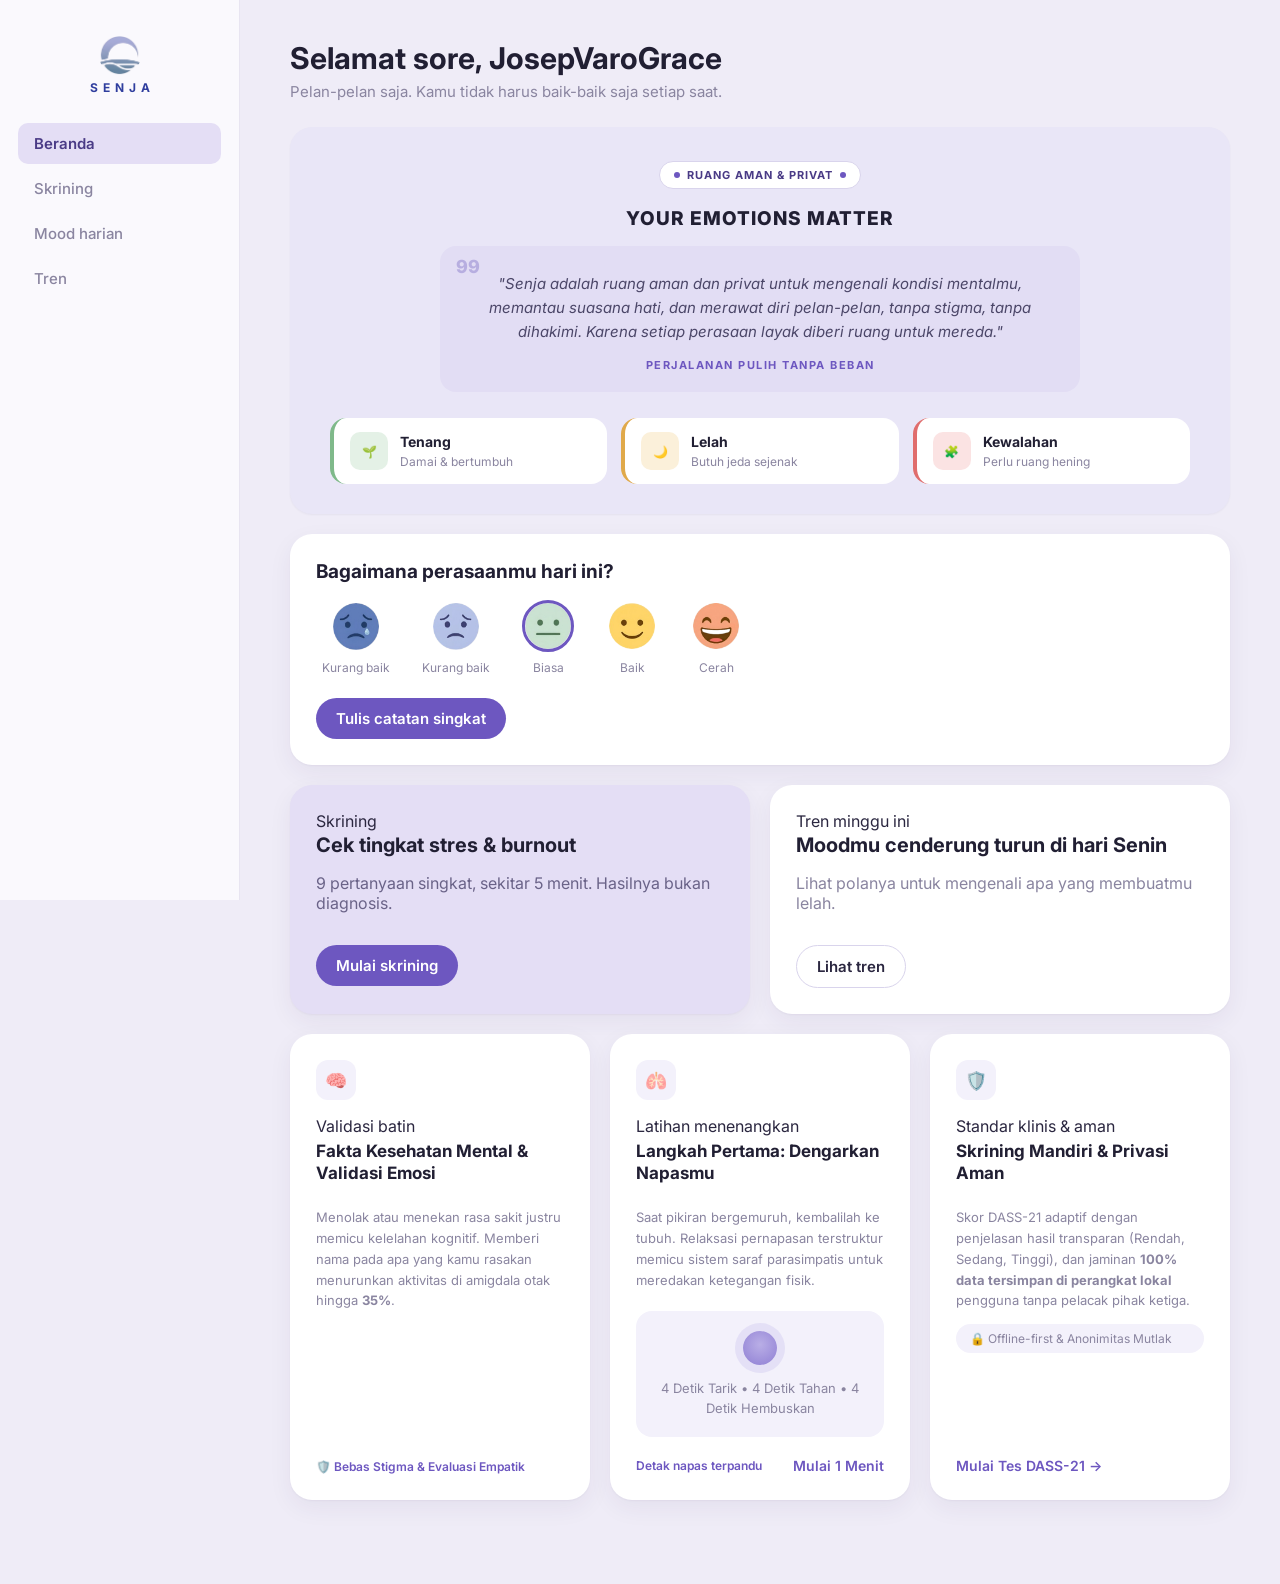
<file: index.html>
<!DOCTYPE html>
<html lang="id">
<head>
  <meta charset="UTF-8" />
  <meta name="viewport" content="width=device-width, initial-scale=1.0" />
  <title>SENJA — Beranda</title>
  <link rel="preconnect" href="https://fonts.googleapis.com" />
  <link rel="preconnect" href="https://fonts.gstatic.com" crossorigin />
  <link href="https://fonts.googleapis.com/css2?family=Inter:wght@400;500;600;700;800&display=swap" rel="stylesheet" />
  <link rel="stylesheet" href="css/theme.css" />
  <link rel="stylesheet" href="css/home.css" />
</head>
<body data-page="beranda">
  <div class="app">
    <!-- Sidebar -->
    <aside class="sidebar">
      <div class="brand">
        <img class="logo" src="assets/logo.png" alt="Logo SENJA" />
        <span class="brand-name">SENJA</span>
      </div>

      <nav class="nav">
        <a href="index.html" data-nav="beranda">Beranda</a>
        <a href="skrining.html" data-nav="skrining">Skrining</a>
        <a href="mood.html" data-nav="mood">Mood harian</a>
        <a href="tren.html" data-nav="tren">Tren</a>
      </nav>
    </aside>

    <main class="main">
      <div class="main-inner">
        <header class="page-head">
          <h1>Selamat sore, JosepVaroGrace</h1>
          <p>Pelan-pelan saja. Kamu tidak harus baik-baik saja setiap saat.</p>
        </header>

        <section class="card hero">
          <div class="badge"><span class="dot"></span> Ruang Aman &amp; Privat <span class="dot"></span></div>
          <h2 class="hero-title">YOUR EMOTIONS MATTER</h2>
          <blockquote class="quote">
            <span class="quote-mark">99</span>
            <p>"Senja adalah ruang aman dan privat untuk mengenali kondisi mentalmu, memantau
              suasana hati, dan merawat diri pelan-pelan, tanpa stigma, tanpa dihakimi. Karena setiap
              perasaan layak diberi ruang untuk mereda."</p>
            <div class="quote-foot">Perjalanan pulih tanpa beban</div>
          </blockquote>

          <div class="status-cards">
            <div class="status-card calm">
              <span class="status-ico">🌱</span>
              <div><strong>Tenang</strong><span>Damai & bertumbuh</span></div>
            </div>
            <div class="status-card tired">
              <span class="status-ico">🌙</span>
              <div><strong>Lelah</strong><span>Butuh jeda sejenak</span></div>
            </div>
            <div class="status-card over">
              <span class="status-ico">🧩</span>
              <div><strong>Kewalahan</strong><span>Perlu ruang hening</span></div>
            </div>
          </div>
        </section>

        <section class="card mood-picker-card">
          <h2>Bagaimana perasaanmu hari ini?</h2>
          <div class="moods" id="homeMoods">
            <button class="mood" data-mood="kurang"><span class="face m1"></span><span class="label">Kurang baik</span></button>
            <button class="mood" data-mood="kurang"><span class="face m2"></span><span class="label">Kurang baik</span></button>
            <button class="mood active" data-mood="biasa"><span class="face m3"></span><span class="label">Biasa</span></button>
            <button class="mood" data-mood="baik"><span class="face m4"></span><span class="label">Baik</span></button>
            <button class="mood" data-mood="cerah"><span class="face m5"></span><span class="label">Cerah</span></button>
          </div>
          <a href="mood.html" class="btn btn-primary" style="margin-top:22px">Tulis catatan singkat</a>
        </section>

        <section class="grid-2 promos">
          <div class="card promo-soft">
            <div class="eyebrow">Skrining</div>
            <h3>Cek tingkat stres & burnout</h3>
            <p class="muted">9 pertanyaan singkat, sekitar 5 menit. Hasilnya bukan diagnosis.</p>
            <a href="skrining.html" class="btn btn-primary">Mulai skrining</a>
          </div>
          <div class="card">
            <div class="eyebrow">Tren minggu ini</div>
            <h3>Moodmu cenderung turun di hari Senin</h3>
            <p class="muted">Lihat polanya untuk mengenali apa yang membuatmu lelah.</p>
            <a href="tren.html" class="btn btn-ghost">Lihat tren</a>
          </div>
        </section>

        <section class="grid-3 info-cards">
          <article class="card info-card">
            <span class="info-ico">🧠</span>
            <div class="eyebrow">Validasi batin</div>
            <h4>Fakta Kesehatan Mental & Validasi Emosi</h4>
            <p class="muted small">Menolak atau menekan rasa sakit justru memicu kelelahan kognitif.
              Memberi nama pada apa yang kamu rasakan menurunkan aktivitas di amigdala otak hingga <strong>35%</strong>.</p>
            <div class="info-foot">🛡️ Bebas Stigma &amp; Evaluasi Empatik</div>
          </article>

          <article class="card info-card">
            <span class="info-ico">🫁</span>
            <div class="eyebrow">Latihan menenangkan</div>
            <h4>Langkah Pertama: Dengarkan Napasmu</h4>
            <p class="muted small">Saat pikiran bergemuruh, kembalilah ke tubuh. Relaksasi pernapasan
              terstruktur memicu sistem saraf parasimpatis untuk meredakan ketegangan fisik.</p>
            <div class="breath-box" id="breathBox">
              <div class="breath-dot" id="breathDot"></div>
              <span class="small muted" id="breathLabel">4 Detik Tarik • 4 Detik Tahan • 4 Detik Hembuskan</span>
            </div>
            <div class="info-foot between"><span>Detak napas terpandu</span><a class="link-arrow" href="#" id="breathBtn" role="button">Mulai 1 Menit</a></div>
          </article>

          <article class="card info-card">
            <span class="info-ico">🛡️</span>
            <div class="eyebrow">Standar klinis & aman</div>
            <h4>Skrining Mandiri & Privasi Aman</h4>
            <p class="muted small">Skor DASS-21 adaptif dengan penjelasan hasil transparan
              (Rendah, Sedang, Tinggi), dan jaminan <strong>100% data tersimpan di perangkat lokal</strong>
              pengguna tanpa pelacak pihak ketiga.</p>
            <div class="info-pill">🔒 Offline-first & Anonimitas Mutlak</div>
            <div class="info-foot"><a class="link-arrow" href="skrining.html">Mulai Tes DASS-21 →</a></div>
          </article>
        </section>
      </div>
    </main>
  </div>

  <script src="js/store.js"></script>
  <script src="js/app.js"></script>
  <script src="js/home.js"></script>
</body>
</html>
</file>
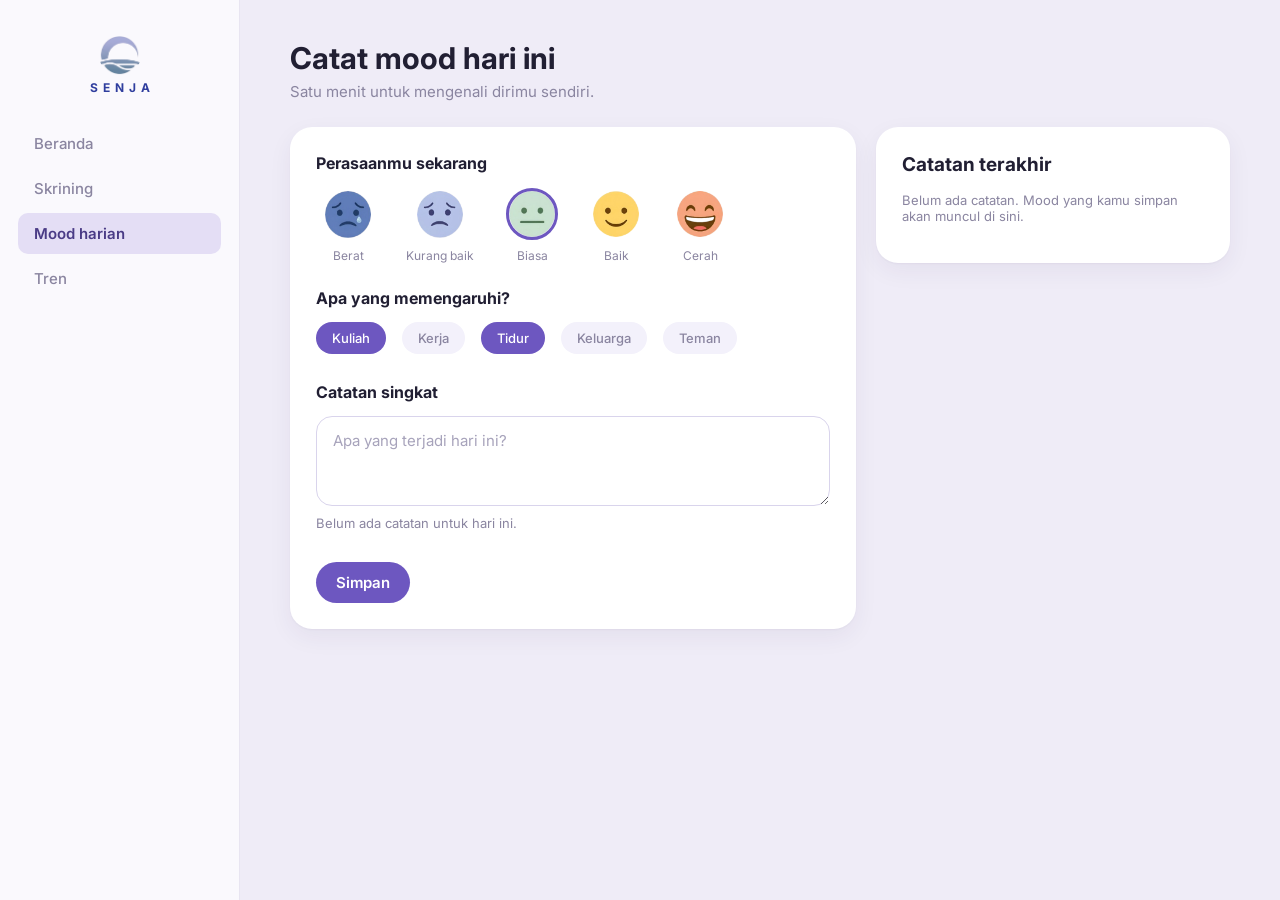
<file: mood.html>
<!DOCTYPE html>
<html lang="id">
<head>
  <meta charset="UTF-8" />
  <meta name="viewport" content="width=device-width, initial-scale=1.0" />
  <title>SENJA — Mood harian</title>
  <link rel="preconnect" href="https://fonts.googleapis.com" />
  <link rel="preconnect" href="https://fonts.gstatic.com" crossorigin />
  <link href="https://fonts.googleapis.com/css2?family=Inter:wght@400;500;600;700;800&display=swap" rel="stylesheet" />
  <link rel="stylesheet" href="css/theme.css" />
  <link rel="stylesheet" href="css/mood.css" />
</head>
<body data-page="mood">
  <div class="app">
    <aside class="sidebar">
      <div class="brand">
        <img class="logo" src="assets/logo.png" alt="Logo SENJA" />
        <span class="brand-name">SENJA</span>
      </div>

      <nav class="nav">
        <a href="index.html" data-nav="beranda">Beranda</a>
        <a href="skrining.html" data-nav="skrining">Skrining</a>
        <a href="mood.html" data-nav="mood">Mood harian</a>
        <a href="tren.html" data-nav="tren">Tren</a>
      </nav>
    </aside>

    <main class="main">
      <div class="main-inner">
        <header class="page-head">
          <h1>Catat mood hari ini</h1>
          <p>Satu menit untuk mengenali dirimu sendiri.</p>
        </header>

        <div class="side-layout">
          <section class="card mood-form">
            <h3 class="section-title">Perasaanmu sekarang</h3>
            <div class="moods" id="moodMoods">
              <button class="mood" data-mood="berat"><span class="face m1"></span><span class="label">Berat</span></button>
              <button class="mood" data-mood="kurang"><span class="face m2"></span><span class="label">Kurang baik</span></button>
              <button class="mood active" data-mood="biasa"><span class="face m3"></span><span class="label">Biasa</span></button>
              <button class="mood" data-mood="baik"><span class="face m4"></span><span class="label">Baik</span></button>
              <button class="mood" data-mood="cerah"><span class="face m5"></span><span class="label">Cerah</span></button>
            </div>

            <h3 class="section-title">Apa yang memengaruhi?</h3>
            <div class="row tags" id="factors" style="flex-wrap:wrap">
              <span class="chip active">Kuliah</span>
              <span class="chip">Kerja</span>
              <span class="chip active">Tidur</span>
              <span class="chip">Keluarga</span>
              <span class="chip">Teman</span>
            </div>

            <h3 class="section-title">Catatan singkat</h3>
            <textarea class="note" id="moodNote" placeholder="Apa yang terjadi hari ini?"></textarea>

            <button class="btn btn-primary" id="saveBtn" style="margin-top:18px">Simpan</button>
          </section>

          <aside class="card recent">
            <h2>Catatan terakhir</h2>
            <div id="recentList">
              <p class="muted small">Belum ada catatan. Mood yang kamu simpan akan muncul di sini.</p>
            </div>
          </aside>
        </div>
      </div>
    </main>
  </div>

  <script src="js/store.js"></script>
  <script src="js/app.js"></script>
  <script src="js/mood.js"></script>
</body>
</html>
</file>
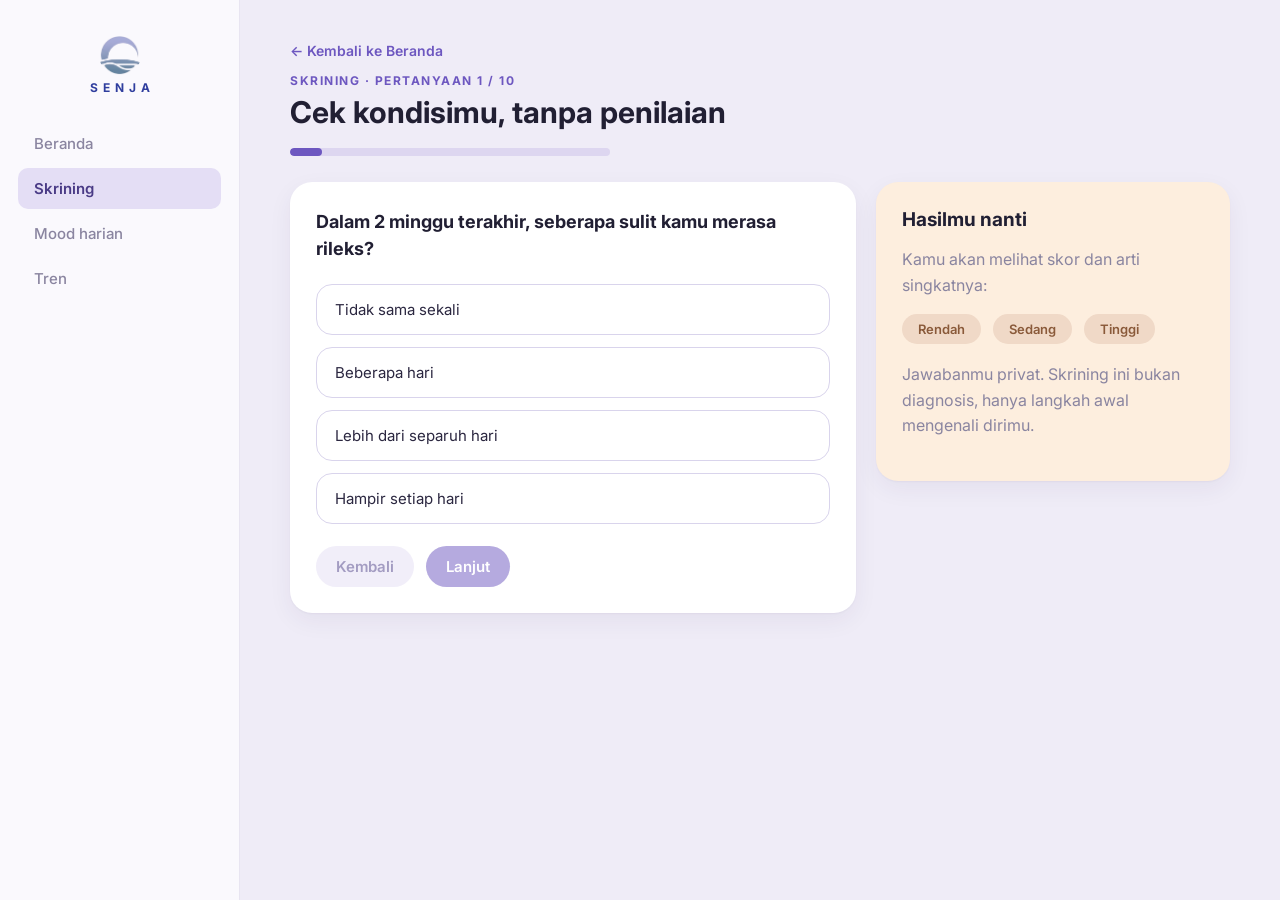
<file: skrining.html>
<!DOCTYPE html>
<html lang="id">
<head>
  <meta charset="UTF-8" />
  <meta name="viewport" content="width=device-width, initial-scale=1.0" />
  <title>SENJA — Skrining</title>
  <link rel="preconnect" href="https://fonts.googleapis.com" />
  <link rel="preconnect" href="https://fonts.gstatic.com" crossorigin />
  <link href="https://fonts.googleapis.com/css2?family=Inter:wght@400;500;600;700;800&display=swap" rel="stylesheet" />
  <link rel="stylesheet" href="css/theme.css" />
  <link rel="stylesheet" href="css/skrining.css" />
</head>
<body data-page="skrining">
  <div class="app">
    <aside class="sidebar">
      <div class="brand">
        <img class="logo" src="assets/logo.png" alt="Logo SENJA" />
        <span class="brand-name">SENJA</span>
      </div>
      <nav class="nav">
        <a href="index.html" data-nav="beranda">Beranda</a>
        <a href="skrining.html" data-nav="skrining">Skrining</a>
        <a href="mood.html" data-nav="mood">Mood harian</a>
        <a href="tren.html" data-nav="tren">Tren</a>
      </nav>
    </aside>

    <main class="main">
      <div class="main-inner">
        <a href="index.html" class="back-link">← Kembali ke Beranda</a>
        <header class="page-head">
          <div class="eyebrow" id="qStep">Skrining · Pertanyaan 1 / 10</div>
          <h1>Cek kondisimu, tanpa penilaian</h1>
          <div class="progress"><span class="progress-bar" id="progressBar" style="width:10%"></span></div>
        </header>

        <div class="side-layout">
          <section class="card question-card" id="questionCard">
            <h2 id="questionText">Memuat pertanyaan…</h2>
            <div class="options" id="options"></div>
            <div class="row" style="margin-top:22px">
              <button class="btn btn-muted" id="backBtn">Kembali</button>
              <button class="btn btn-primary" id="nextBtn">Lanjut</button>
            </div>
          </section>

          <aside class="card result-side" id="resultCard">
            <h2>Hasilmu nanti</h2>
            <p class="muted">Kamu akan melihat skor dan arti singkatnya:</p>
            <div class="row" style="flex-wrap:wrap; margin:14px 0 18px;">
              <span class="chip-static">Rendah</span>
              <span class="chip-static">Sedang</span>
              <span class="chip-static">Tinggi</span>
            </div>
            <p class="muted">Jawabanmu privat. Skrining ini bukan diagnosis, hanya langkah awal mengenali dirimu.</p>
          </aside>
        </div>
      </div>
    </main>
  </div>

  <script src="js/store.js"></script>
  <script src="js/app.js"></script>
  <script src="js/skrining.js"></script>
</body>
</html>
</file>
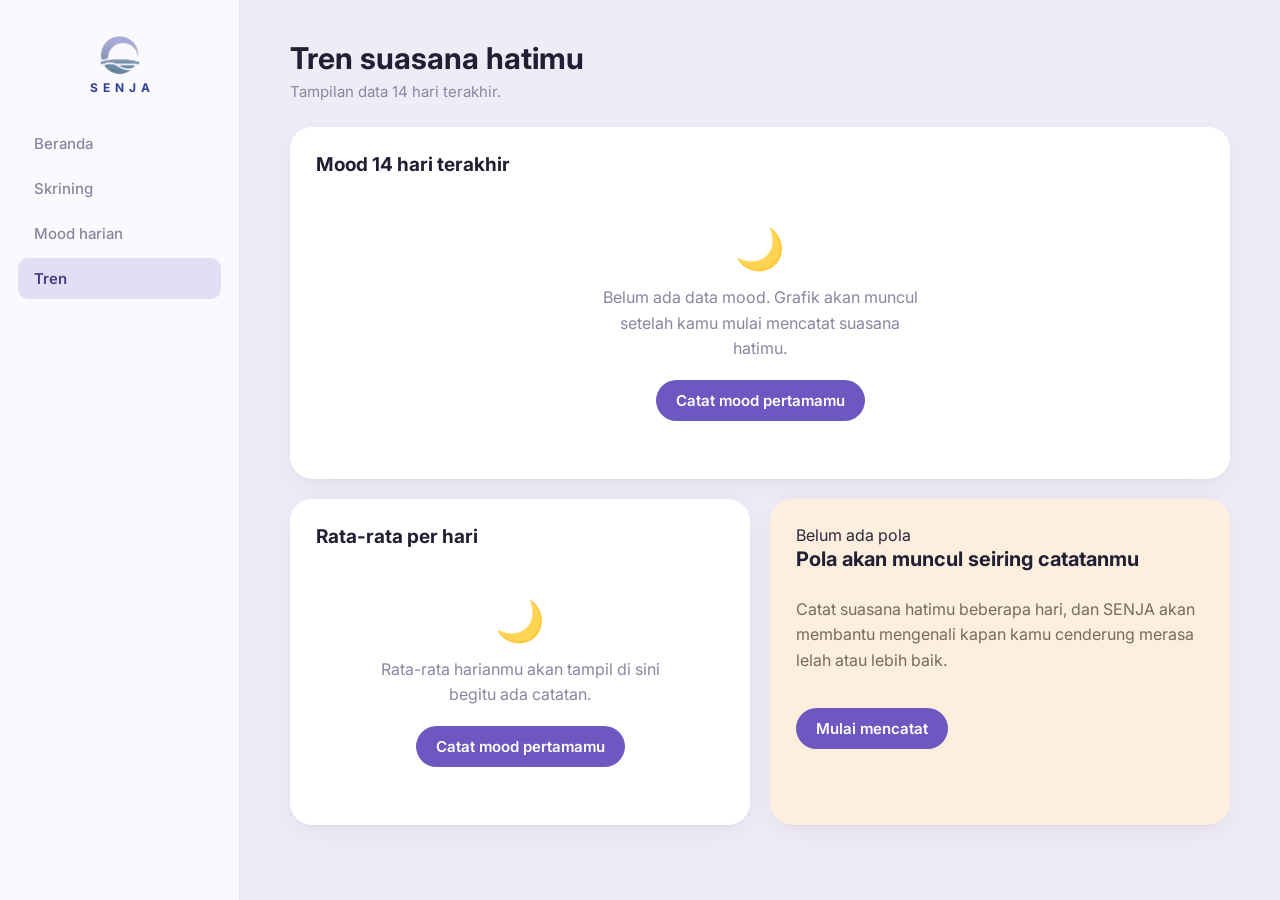
<file: tren.html>
<!DOCTYPE html>
<html lang="id">
<head>
  <meta charset="UTF-8" />
  <meta name="viewport" content="width=device-width, initial-scale=1.0" />
  <title>SENJA — Tren</title>
  <link rel="preconnect" href="https://fonts.googleapis.com" />
  <link rel="preconnect" href="https://fonts.gstatic.com" crossorigin />
  <link href="https://fonts.googleapis.com/css2?family=Inter:wght@400;500;600;700;800&display=swap" rel="stylesheet" />
  <link rel="stylesheet" href="css/theme.css" />
  <link rel="stylesheet" href="css/tren.css" />
</head>
<body data-page="tren">
  <div class="app">
    <aside class="sidebar">
      <div class="brand">
        <img class="logo" src="assets/logo.png" alt="Logo SENJA" />
        <span class="brand-name">SENJA</span>
      </div>
      <nav class="nav">
        <a href="index.html" data-nav="beranda">Beranda</a>
        <a href="skrining.html" data-nav="skrining">Skrining</a>
        <a href="mood.html" data-nav="mood">Mood harian</a>
        <a href="tren.html" data-nav="tren">Tren</a>
      </nav>
    </aside>

    <main class="main">
      <div class="main-inner">
        <header class="page-head">
          <h1>Tren suasana hatimu</h1>
          <p>Tampilan data 14 hari terakhir.</p>
        </header>

         <section class="card line-card" id="lineCard">
          <h2>Mood 14 hari terakhir</h2>
          <div class="line-chart">
            <div class="y-emojis">
              <span class="face m5"></span>
              <span class="face m4"></span>
              <span class="face m3"></span>
              <span class="face m2"></span>
              <span class="face m1"></span>
            </div>
            <svg id="lineChart" class="line-svg" viewBox="0 0 760 300" preserveAspectRatio="none" aria-hidden="true"></svg>
          </div>
          <div class="x-labels" id="xLabels"></div>
        </section>

        <div class="grid-2 bottom">
          <section class="card" id="barCard">
            <h2>Rata-rata per hari</h2>
            <div class="bars" id="bars"></div>
            <div class="bar-labels">
              <span>Sen</span><span>Sel</span><span>Rab</span><span>Kam</span><span>Jum</span><span>Sab</span><span>Min</span>
            </div>
          </section>

          <section class="card insight" id="insightCard">
            <div class="eyebrow">Pola ditemukan</div>
            <h3>Moodmu turun tiap awal minggu</h3>
            <p class="muted">Coba sisihkan waktu istirahat di hari Minggu malam dan Senin pagi.</p>
          </section>
        </div>
      </div>
    </main>
  </div>

  <script src="js/store.js"></script>
  <script src="js/app.js"></script>
  <script src="js/tren.js"></script>
</body>
</html>
</file>
<file: css/theme.css>
:root {
  --bg-app: #efecf7;          
  --bg-sidebar: #faf9fd;      
  --bg-card: #ffffff;         
  --bg-hero: #e9e6f7;         
  --bg-soft: #f3f1fb;         
  --bg-amber: #fdeede;        

  --primary: #6d57c0;         
  --primary-dark: #5a46a8;
  --primary-700: #4a3b86;
  --accent-blue: #2f3e9e;     

  --text: #2b2740;            
  --text-strong: #211f33;
  --text-muted: #8a85a0;      
  --text-faint: #a7a3bb;

  --line: #e8e5f1;            
  --line-strong: #d9d4ec;

  --calm: #7fb98a;            
  --tired: #e0a94a;           
  --over: #e06d6d;            

  --radius-sm: 10px;
  --radius: 16px;
  --radius-lg: 22px;
  --radius-pill: 999px;

  --shadow-card: 0 1px 2px rgba(45, 38, 86, 0.04), 0 8px 24px rgba(45, 38, 86, 0.06);
  --shadow-soft: 0 1px 2px rgba(45, 38, 86, 0.05);

  --sidebar-w: 240px;
  --content-max: 940px;

  --font: "Inter", -apple-system, BlinkMacSystemFont, "Segoe UI", Roboto, Helvetica, Arial, sans-serif;
}

* { box-sizing: border-box; }

html, body {
  margin: 0;
  padding: 0;
  font-family: var(--font);
  color: var(--text);
  background: var(--bg-app);
  -webkit-font-smoothing: antialiased;
  text-rendering: optimizeLegibility;
}

a { color: inherit; text-decoration: none; }

.app {
  display: flex;
  min-height: 100vh;
}

.sidebar {
  width: var(--sidebar-w);
  flex: 0 0 var(--sidebar-w);
  background: var(--bg-sidebar);
  border-right: 1px solid var(--line);
  padding: 26px 18px;
  position: sticky;
  top: 0;
  height: 100vh;
}

.brand {
  display: flex;
  flex-direction: column;
  align-items: center;
  gap: 4px;
  padding: 8px 0 28px;
}
.brand .logo {
  width: 42px;
  height: 42px;
  border-radius: 50%;  
  object-fit: cover;     
}
.brand .brand-name {
  font-size: 12px;
  letter-spacing: 5px;
  font-weight: 700;
  color: var(--accent-blue);
  padding-left: 5px;
}

.nav {
  display: flex;
  flex-direction: column;
  gap: 4px;
}
.nav a {
  display: block;
  padding: 11px 16px;
  border-radius: var(--radius-sm);
  color: var(--text-muted);
  font-size: 15px;
  font-weight: 500;
  transition: background 0.15s, color 0.15s;
}
.nav a:hover { background: var(--bg-soft); color: var(--text); }
.nav a.active {
  background: #e4def5;
  color: var(--primary-700);
  font-weight: 600;
}

.main {
  flex: 1;
  padding: 40px 48px 64px;
  min-width: 0;
}
.main-inner { max-width: var(--content-max); margin: 0 auto; }

.page-head { margin-bottom: 26px; }
.page-head .eyebrow {
  font-size: 12px;
  letter-spacing: 1.5px;
  font-weight: 700;
  color: var(--primary);
  text-transform: uppercase;
  margin-bottom: 6px;
}
.page-head h1 {
  font-size: 30px;
  line-height: 1.2;
  margin: 0 0 6px;
  color: var(--text-strong);
  font-weight: 700;
}
.page-head p { margin: 0; color: var(--text-muted); font-size: 15px; }

.card {
  background: var(--bg-card);
  border-radius: var(--radius-lg);
  box-shadow: var(--shadow-card);
  padding: 26px;
}
.card h2 { margin: 0 0 16px; font-size: 19px; color: var(--text-strong); }

.btn {
  display: inline-flex;
  align-items: center;
  gap: 8px;
  border: none;
  cursor: pointer;
  font-family: inherit;
  font-size: 15px;
  font-weight: 600;
  padding: 11px 20px;
  border-radius: var(--radius-pill);
  transition: background 0.15s, transform 0.08s, box-shadow 0.15s;
}
.btn:active { transform: translateY(1px); }
.btn-primary { background: var(--primary); color: #fff; }
.btn-primary:hover { background: var(--primary-dark); }
.btn-ghost { background: #ffffff; color: var(--text); border: 1px solid var(--line-strong); }
.btn-ghost:hover { background: var(--bg-soft); }
.btn-muted { background: #e4def5; color: var(--primary-700); }
.btn-muted:hover { background: #d8d0ee; }

.chip {
  display: inline-flex;
  align-items: center;
  padding: 7px 15px;
  border-radius: var(--radius-pill);
  background: var(--bg-soft);
  color: var(--text-muted);
  font-size: 13px;
  font-weight: 500;
  border: 1px solid transparent;
  cursor: pointer;
  user-select: none;
}
.chip.active { background: var(--primary); color: #fff; }

.badge {
  display: inline-flex;
  align-items: center;
  gap: 7px;
  padding: 6px 14px;
  border-radius: var(--radius-pill);
  background: #ffffff;
  border: 1px solid var(--line-strong);
  color: var(--primary-700);
  font-size: 11px;
  letter-spacing: 1px;
  font-weight: 700;
  text-transform: uppercase;
}
.badge .dot { width: 6px; height: 6px; border-radius: 50%; background: var(--primary); }

.moods { display: flex; gap: 20px; }
.mood {
  display: flex;
  flex-direction: column;
  align-items: center;
  gap: 8px;
  cursor: pointer;
  background: none;
  border: none;
  font-family: inherit;
}
.mood .face {
  width: 52px;
  height: 52px;
  border-radius: 50%;
  display: grid;
  place-items: center;
  font-size: 26px;
  border: 3px solid transparent;
  transition: transform 0.12s, border-color 0.12s;
}
.mood:hover .face { transform: translateY(-2px); }
.mood.active .face { border-color: var(--primary); }
.mood .label { font-size: 12px; color: var(--text-muted); }

.face.m1 { background-image: url("../assets/emoji1.png"); }
.face.m2 { background-image: url("../assets/emoji2.png"); }
.face.m3 { background-image: url("../assets/emoji3.png"); }
.face.m4 { background-image: url("../assets/emoji4.png"); }
.face.m5 { background-image: url("../assets/emoji5.png"); }

.face {
  background-size: cover;
  background-position: center;
  background-repeat: no-repeat;
}


.grid-2 { display: grid; grid-template-columns: 1fr 1fr; gap: 20px; }
.grid-3 { display: grid; grid-template-columns: repeat(3, 1fr); gap: 20px; }
.stack { display: flex; flex-direction: column; gap: 20px; }
.row { display: flex; gap: 12px; align-items: center; }

.side-layout { display: grid; grid-template-columns: 1.6fr 1fr; gap: 20px; align-items: start; }

.muted { color: var(--text-muted); }
.small { font-size: 13px; }
.link-arrow { color: var(--primary); font-weight: 600; font-size: 14px; }

.topbar { display: none; }
.hamburger {
  display: inline-flex;
  flex-direction: column;
  justify-content: center;
  gap: 5px;
  width: 42px;
  height: 42px;
  padding: 10px;
  border: none;
  background: transparent;
  cursor: pointer;
  border-radius: var(--radius-sm);
}
.hamburger span {
  display: block;
  height: 2.5px;
  width: 100%;
  background: var(--primary-700);
  border-radius: 2px;
  transition: transform 0.25s, opacity 0.2s;
}
.nav-overlay { display: none; }

@media (max-width: 860px) {
  .topbar {
    display: flex;
    align-items: center;
    gap: 12px;
    position: sticky;
    top: 0;
    z-index: 40;
    background: var(--bg-sidebar);
    border-bottom: 1px solid var(--line);
    padding: 10px 16px;
  }
  .topbar-brand {
    font-size: 13px;
    letter-spacing: 5px;
    font-weight: 700;
    color: var(--accent-blue);
  }

  .sidebar {
    position: fixed;
    top: 0;
    left: 0;
    height: 100vh;
    z-index: 50;
    transform: translateX(-100%);
    transition: transform 0.28s ease;
    box-shadow: 0 0 40px rgba(45, 38, 86, 0.18);
  }
  .sidebar.open { transform: translateX(0); }

  .nav-overlay {
    display: block;
    position: fixed;
    inset: 0;
    z-index: 45;
    background: rgba(33, 31, 51, 0.4);
    opacity: 0;
    pointer-events: none;
    transition: opacity 0.28s ease;
  }
  .nav-overlay.show { opacity: 1; pointer-events: auto; }

  body.nav-open { overflow: hidden; }

  body.nav-open .hamburger span:nth-child(1) { transform: translateY(7.5px) rotate(45deg); }
  body.nav-open .hamburger span:nth-child(2) { opacity: 0; }
  body.nav-open .hamburger span:nth-child(3) { transform: translateY(-7.5px) rotate(-45deg); }

  .main { padding: 24px; }
  .grid-2, .grid-3, .side-layout { grid-template-columns: 1fr; }
}

.back-link {
  display: inline-flex;
  align-items: center;
  gap: 6px;
  margin-bottom: 14px;
  color: var(--primary);
  font-size: 14px;
  font-weight: 600;
  transition: color 0.15s;
}
.back-link:hover { color: var(--primary-dark); text-decoration: underline; }
</file>
<file: css/home.css>
.main > .main-inner > section { margin-bottom: 20px; }

.hero {
  background: var(--bg-hero);
  text-align: center;
  padding: 34px 40px 30px;
  box-shadow: var(--shadow-soft);
}
.hero .badge { margin: 0 auto 18px; }
.hero-title {
  font-size: 42px;
  letter-spacing: 1px;
  font-weight: 800;
  color: var(--accent-blue);
  margin: 0 0 22px;
}
.quote {
  position: relative;
  margin: 0 auto 26px;
  max-width: 640px;
  background: #e2ddf4;
  border-radius: var(--radius);
  padding: 26px 30px 20px;
}
.quote p {
  margin: 0 0 14px;
  font-style: italic;
  color: #4b4668;
  font-size: 15px;
  line-height: 1.6;
}
.quote-mark {
  position: absolute;
  top: 10px;
  left: 16px;
  font-weight: 800;
  color: #b7aee0;
  font-size: 18px;
}
.quote-foot {
  font-size: 11px;
  letter-spacing: 1.5px;
  font-weight: 700;
  color: var(--primary);
  text-transform: uppercase;
}

.status-cards { display: grid; grid-template-columns: repeat(3, 1fr); gap: 14px; }
.status-card {
  display: flex;
  align-items: center;
  gap: 12px;
  background: #fff;
  border-radius: var(--radius);
  padding: 14px 16px;
  text-align: left;
  border-left: 4px solid var(--line);
}
.status-card.calm { border-left-color: var(--calm); }
.status-card.tired { border-left-color: var(--tired); }
.status-card.over { border-left-color: var(--over); }
.status-ico {
  width: 38px; height: 38px;
  border-radius: 10px;
  display: grid; place-items: center;
  font-size: 18px;
  background: var(--bg-soft);
}
.status-card.calm .status-ico { background: #e4f1e6; }
.status-card.tired .status-ico { background: #fbf0da; }
.status-card.over .status-ico { background: #fbe3e3; }
.status-card strong { display: block; font-size: 14px; color: var(--text-strong); }
.status-card span { font-size: 12px; color: var(--text-muted); }

.mood-picker-card .moods { margin-top: 4px; }

.promos h3 { margin: 2px 0 10px; font-size: 20px; color: var(--text-strong); }
.promos .btn { margin-top: 16px; }
.promo-soft { background: #e4def5; }
.promo-soft .muted { color: #6a6388; }

.info-card { display: flex; flex-direction: column; }
.info-ico {
  width: 40px; height: 40px;
  border-radius: 12px;
  display: grid; place-items: center;
  background: var(--bg-soft);
  font-size: 18px;
  margin-bottom: 16px;
}
.info-card h4 { margin: 4px 0 10px; font-size: 17px; color: var(--text-strong); line-height: 1.3; }
.info-card p { line-height: 1.6; }
.info-foot {
  margin-top: auto;
  padding-top: 16px;
  font-size: 12px;
  color: var(--primary);
  font-weight: 600;
}
.info-foot.between { display: flex; justify-content: space-between; align-items: center; }
.breath-box {
  background: var(--bg-soft);
  border-radius: var(--radius);
  padding: 20px;
  text-align: center;
  margin: 8px 0 4px;
}
.breath-dot {
  width: 34px; height: 34px; margin: 0 auto 12px;
  border-radius: 50%;
  background: radial-gradient(circle at 50% 40%, #b9aee6, #8f7fd4);
  box-shadow: 0 0 0 8px rgba(143, 127, 212, 0.15);
  /* Animasi lembut default saat latihan belum berjalan. */
  animation: breathe 4s ease-in-out infinite;
  transition: transform 1s ease-in-out, box-shadow 1s ease-in-out;
}
@keyframes breathe {
  0%, 100% { transform: scale(0.85); opacity: 0.8; }
  50% { transform: scale(1.1); opacity: 1; }
}

.breath-box.active .breath-dot { animation: none; opacity: 1; }
.breath-dot.inhale {
  transform: scale(1.8);
  box-shadow: 0 0 0 14px rgba(143, 127, 212, 0.18);
}
.breath-dot.hold {
  transform: scale(1.8);
  box-shadow: 0 0 0 14px rgba(244, 200, 74, 0.25);
}
.breath-dot.exhale {
  transform: scale(0.8);
  box-shadow: 0 0 0 6px rgba(143, 127, 212, 0.12);
}
.breath-box.active {
  outline: 2px solid rgba(143, 127, 212, 0.25);
  outline-offset: 2px;
}

.info-pill {
  display: inline-flex;
  align-items: center;
  gap: 6px;
  background: var(--bg-soft);
  color: var(--text-muted);
  border-radius: var(--radius-pill);
  padding: 7px 14px;
  font-size: 12px;
  margin-bottom: 4px;
}
</file>
<file: css/mood.css>
.section-title {
  font-size: 16px;
  color: var(--text-strong);
  margin: 0 0 14px;
  font-weight: 700;
}
.mood-form .section-title:not(:first-child) { margin-top: 24px; }

.tags .chip { margin: 0 4px 4px 0; }

.note {
  width: 100%;
  min-height: 90px;
  resize: vertical;
  border: 1.5px solid var(--line-strong);
  border-radius: var(--radius);
  padding: 14px 16px;
  font-family: inherit;
  font-size: 15px;
  color: var(--text);
  background: #fff;
}
.note:focus {
  outline: none;
  border-color: var(--primary);
  box-shadow: 0 0 0 3px rgba(109, 87, 192, 0.12);
}
.note::placeholder { color: var(--text-faint); }

.recent h2 { color: var(--text-strong); }
.recent-item { margin-bottom: 18px; }
.recent-item strong { display: block; font-size: 15px; color: var(--text-strong); margin-bottom: 4px; }
.recent-item p { margin: 0; line-height: 1.5; font-size: 14px; }

.today-hint {
  margin: 4px 0 10px;
  line-height: 1.5;
}

.face-img {
  width: 24px;         
  height: 24px;
  vertical-align: middle;
  margin-right: 6px;   
}
</file>
<file: css/skrining.css>
.progress {
  margin-top: 18px;
  height: 8px;
  width: 320px;
  max-width: 100%;
  background: #ddd6f0;
  border-radius: var(--radius-pill);
  overflow: hidden;
}
.progress-bar {
  display: block;
  height: 100%;
  background: var(--primary);
  border-radius: var(--radius-pill);
  transition: width 0.3s ease;
}

.question-card h2 {
  font-size: 18px;
  line-height: 1.5;
  color: var(--text-strong);
  margin-bottom: 22px;
}

.options { display: flex; flex-direction: column; gap: 12px; }
.option {
  text-align: left;
  width: 100%;
  padding: 15px 18px;
  border-radius: var(--radius);
  border: 1.5px solid var(--line-strong);
  background: #fff;
  font-family: inherit;
  font-size: 15px;
  color: var(--text);
  cursor: pointer;
  transition: border-color 0.15s, background 0.15s, box-shadow 0.15s;
}
.option:hover { border-color: #c3b9e8; }
.option.active {
  border-color: var(--primary);
  box-shadow: 0 0 0 3px rgba(109, 87, 192, 0.12);
  font-weight: 600;
  color: var(--primary-700);
}

.result-side { background: var(--bg-amber); }
.result-side h2 { color: var(--text-strong); }
.chip-static {
  display: inline-flex;
  align-items: center;
  padding: 7px 16px;
  border-radius: var(--radius-pill);
  background: #f0d9c7;
  color: #8a5a3a;
  font-size: 13px;
  font-weight: 600;
}
.result-side .muted { line-height: 1.6; }

.result .eyebrow {
  font-size: 12px;
  letter-spacing: 1.5px;
  font-weight: 700;
  color: var(--primary);
  text-transform: uppercase;
  margin-bottom: 10px;
}
.result-score {
  display: flex;
  align-items: baseline;
  gap: 6px;
  margin-bottom: 8px;
}
.result-score .score-num {
  font-size: 46px;
  font-weight: 800;
  color: var(--accent-blue);
  line-height: 1;
}
.result-score .score-max {
  font-size: 18px;
  color: var(--text-muted);
  font-weight: 600;
}
.result-level {
  margin: 4px 0 10px;
  font-size: 22px;
}
.result-level.level-rendah { color: var(--calm); }
.result-level.level-sedang { color: var(--tired); }
.result-level.level-tinggi { color: var(--over); }
.result .muted { line-height: 1.6; }
</file>
<file: css/tren.css>
.line-card { margin-bottom: 20px; }

.line-chart {
  display: flex;
  gap: 14px;
  height: 300px;
}
.y-emojis {
  display: flex;
  flex-direction: column;
  justify-content: space-between;
  padding: 6px 0;
}
.y-emojis .face {
  width: 42px;
  height: 42px;
  border-radius: 50%;
  display: grid;
  place-items: center;
  font-size: 20px;
}
.line-svg { flex: 1; height: 100%; overflow: visible; }

.x-labels {
  position: relative;
  height: 18px;
  margin-left: 56px;
  margin-top: 10px;
  color: var(--text-muted);
  font-size: 13px;
}
.x-labels span {
  position: absolute;
  transform: translateX(-50%);
  white-space: nowrap;
}

.bars {
  display: flex;
  align-items: flex-end;
  gap: 12px;
  height: 150px;
  padding-top: 10px;
}
.bars .bar {
  flex: 1;
  background: #d9d1f0;
  border-radius: 10px 10px 8px 8px;
  transition: height 0.4s ease;
}
.bars .bar.peak { background: #ef8f5f; }
.bar-labels {
  display: flex;
  gap: 12px;
  margin-top: 10px;
  color: var(--text-muted);
  font-size: 13px;
}
.bar-labels span { flex: 1; text-align: center; }

.insight { background: var(--bg-amber); display: flex; flex-direction: column; }
.insight h3 { margin: 2px 0 10px; font-size: 20px; color: var(--text-strong); }
.insight .muted { color: #7a6a5a; line-height: 1.6; }
.insight .btn { margin-top: 18px; align-self: flex-start; }

.empty-state {
  display: flex;
  flex-direction: column;
  align-items: center;
  text-align: center;
  gap: 12px;
  padding: 32px 20px;
}
.empty-state .empty-ico {
  font-size: 40px;
  opacity: 0.8;
}
.empty-state .muted {
  max-width: 320px;
  line-height: 1.6;
  margin: 0;
}
.empty-state .btn { margin-top: 6px; }
</file>
